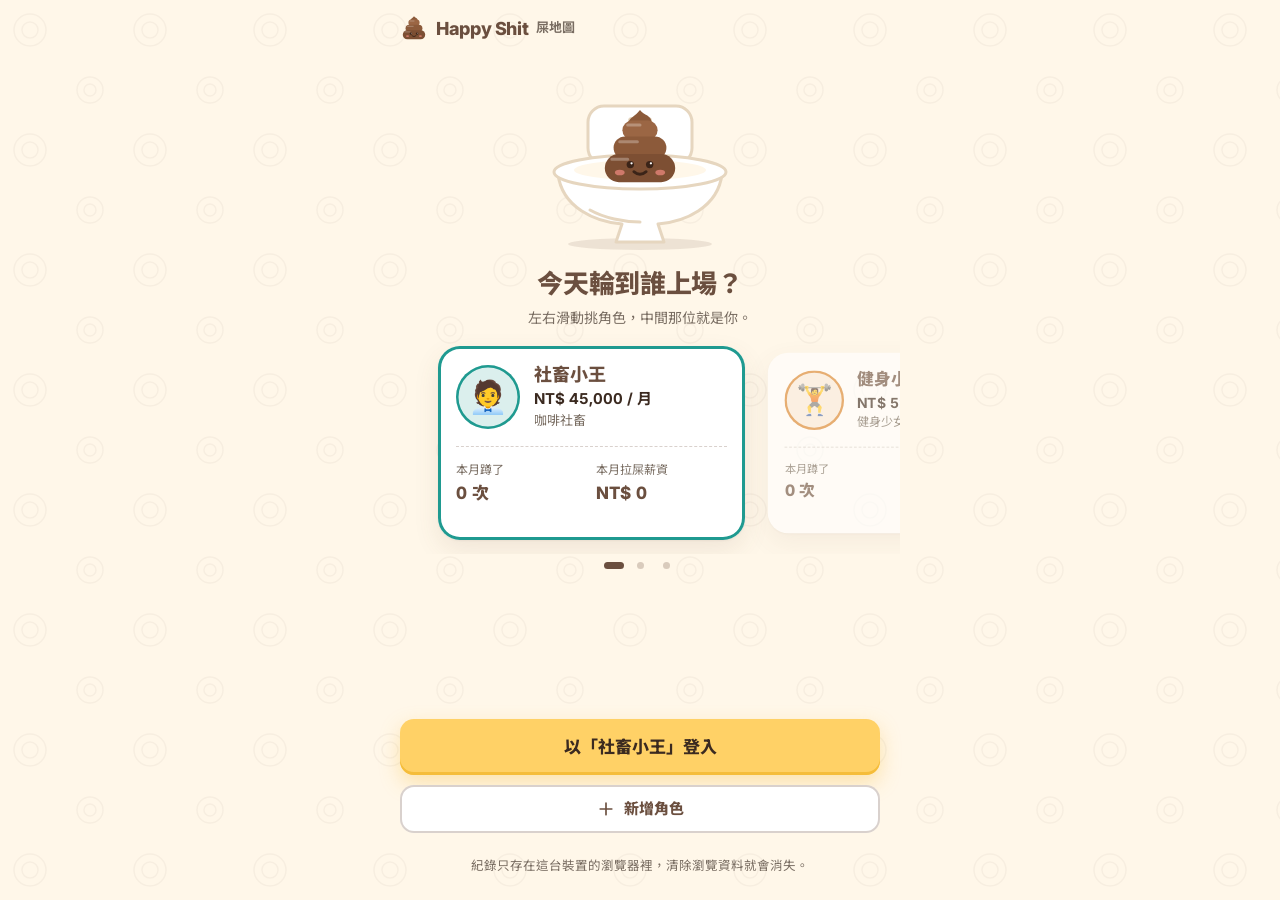
<file: index.html>
<!doctype html>
<html lang="zh-Hant">
<head>
  <meta charset="utf-8" />
  <meta name="viewport" content="width=device-width, initial-scale=1, viewport-fit=cover" />
  <meta name="theme-color" content="#FFF7E9" />
  <meta name="description" content="屎地圖 Happy Shit：記錄每一次上廁所，把蹲馬桶的時間換算成薪水。" />
  <meta name="apple-mobile-web-app-capable" content="yes" />
  <meta name="apple-mobile-web-app-title" content="屎地圖" />
  <title>Happy Shit 屎地圖</title>
  <link rel="manifest" href="manifest.webmanifest" />
  <link rel="icon" href="assets/icon.svg" type="image/svg+xml" />
  <link rel="apple-touch-icon" href="assets/icon.svg" />
  <link rel="preconnect" href="https://fonts.googleapis.com" />
  <link rel="preconnect" href="https://fonts.gstatic.com" crossorigin />
  <link rel="stylesheet" href="https://fonts.googleapis.com/css2?family=Inter:wght@400;600;700;800&family=Noto+Sans+TC:wght@400;500;700;900&display=swap" />
  <link rel="stylesheet" href="assets/hs-base.css" />
  <style>
    body {
      min-height: 100dvh;
      /* faint ripple texture, like the surface of a just-flushed bowl */
      background-color: var(--cream);
      background-image: url("data:image/svg+xml,%3Csvg xmlns='http://www.w3.org/2000/svg' width='120' height='120' fill='none' stroke='%236B4F3F' stroke-opacity='.05' stroke-width='1.5'%3E%3Ccircle cx='30' cy='30' r='8'/%3E%3Ccircle cx='30' cy='30' r='16'/%3E%3Ccircle cx='90' cy='90' r='6'/%3E%3Ccircle cx='90' cy='90' r='13'/%3E%3C/svg%3E");
    }

    .app {
      max-width: 520px;
      margin: 0 auto;
      padding: calc(14px + var(--safe-t)) 20px calc(24px + var(--safe-b));
      display: flex;
      flex-direction: column;
      min-height: 100dvh;
    }

    .top { display: flex; align-items: center; justify-content: space-between; }
    .wordmark { display: flex; align-items: center; gap: 8px; font-weight: 800; font-size: 18px; letter-spacing: -0.02em; color: var(--brown); }
    .wordmark .mascot { width: 28px; height: 28px; }
    .wordmark small { font-weight: 700; font-size: 13px; color: var(--muted); letter-spacing: 0; }

    /* ---------- Stage: poop drops onto the toilet ---------- */
    .stage {
      position: relative;
      height: 200px;
      margin: 8px auto 0;
      width: 220px;
    }
    .toilet {
      position: absolute;
      left: 0; bottom: 0;
      width: 220px; height: 150px;
      cursor: pointer;
      border: 0; padding: 0; background: none;
    }
    .toilet svg { width: 100%; height: 100%; display: block; }
    .poop {
      position: absolute;
      left: 50%;
      top: 53px;
      width: 88px; height: 88px;
      margin-left: -44px;
      padding: 0; border: 0; background: none;
      transform-origin: 50% 90%;
      cursor: pointer;
    }
    .poop .mascot { width: 100%; height: 100%; }
    .poop.is-dropping { animation: drop 1.05s cubic-bezier(0.5, 0, 0.6, 1) both; }
    .poop.is-dropping .m-eyes,
    .poop.is-dropping .mascot > path:last-child { animation: face-in 0.35s 1s both; }
    .poop.is-hopping { animation: hop 0.5s var(--ease-out); }
    .poop.is-wiggling { animation: wiggle 0.5s ease; }

    @keyframes drop {
      0% { transform: translateY(-190px) scale(0.92, 1.08); }
      62% { transform: translateY(0) scale(0.92, 1.08); }
      72% { transform: translateY(0) scale(1.18, 0.78); }
      84% { transform: translateY(-14px) scale(0.96, 1.05); }
      100% { transform: translateY(0) scale(1); }
    }
    @keyframes face-in { from { opacity: 0; transform: translateY(4px); } }
    @keyframes hop {
      0% { transform: scale(1.12, 0.84); }
      40% { transform: translateY(-34px) scale(0.94, 1.08); }
      75% { transform: translateY(0) scale(1.1, 0.9); }
      100% { transform: none; }
    }
    @keyframes wiggle {
      20% { transform: rotate(-9deg); }
      45% { transform: rotate(8deg); }
      70% { transform: rotate(-4deg); }
      100% { transform: none; }
    }

    .splash { position: absolute; left: 50%; top: 128px; pointer-events: none; }
    .splash i {
      position: absolute;
      width: 9px; height: 9px;
      border-radius: 50%;
      background: var(--mint);
      opacity: 0;
    }
    .splash.go i { animation: splash 0.6s ease-out both; }
    .splash i:nth-child(1) { --dx: -62px; --dy: -26px; }
    .splash i:nth-child(2) { --dx: -36px; --dy: -46px; background: var(--yellow); }
    .splash i:nth-child(3) { --dx: 40px; --dy: -44px; }
    .splash i:nth-child(4) { --dx: 64px; --dy: -22px; background: var(--yellow); }
    @keyframes splash {
      0% { opacity: 1; transform: translate(-50%, 0) scale(0.6); }
      100% { opacity: 0; transform: translate(calc(-50% + var(--dx)), var(--dy)) scale(1); }
    }

    .bubble {
      position: absolute;
      left: 50%;
      top: 4px;
      transform: translateX(-50%);
      padding: 6px 12px;
      border-radius: 14px;
      background: var(--surface);
      box-shadow: var(--shadow);
      font-size: 13px;
      font-weight: 800;
      color: var(--brown);
      white-space: nowrap;
      animation: pop-in 0.22s var(--ease-out);
    }
    .bubble::after {
      content: "";
      position: absolute; left: 50%; bottom: -6px;
      width: 12px; height: 12px; margin-left: -6px;
      background: var(--surface);
      transform: rotate(45deg);
      border-radius: 2px;
    }

    /* ---------- Picker ---------- */
    .picker { margin-top: 18px; }
    .picker.is-waiting { opacity: 0; transform: translateY(10px); }
    .picker { transition: opacity 0.4s ease, transform 0.4s var(--ease-out); }

    .greet { font-size: 26px; letter-spacing: -0.01em; text-align: center; }
    .lead { text-align: center; color: var(--muted); margin-top: 6px; font-size: 14px; }

    .carousel {
      display: flex;
      gap: 12px;
      overflow-x: auto;
      scroll-snap-type: x mandatory;
      scrollbar-width: none;
      padding: 18px 12% 14px;
      margin: 0 -20px;
      outline: none;
    }
    .carousel::-webkit-scrollbar { display: none; }

    .role-card {
      flex: 0 0 76%;
      scroll-snap-align: center;
      padding: 18px;
      border-radius: var(--r-card);
      background: var(--surface);
      box-shadow: var(--shadow);
      transform: scale(0.93);
      opacity: 0.62;
      transition: transform 0.25s var(--ease-out), opacity 0.25s ease, box-shadow 0.25s ease;
      cursor: pointer;
      user-select: none;
      text-align: left;
      border: 0;
      color: inherit;
    }
    .role-card.is-active {
      transform: none;
      opacity: 1;
      box-shadow: inset 0 0 0 3px var(--role), var(--shadow);
    }
    .role-head { display: flex; align-items: center; gap: 14px; }
    .role-name { font-size: 18px; font-weight: 800; color: var(--brown); line-height: 1.25; overflow-wrap: anywhere; }
    .role-salary { font-weight: 700; color: var(--ink); margin-top: 2px; }
    .role-note { font-size: 13px; color: var(--muted); }
    .role-stats {
      display: grid;
      grid-template-columns: 1fr 1fr;
      gap: 10px;
      margin-top: 16px;
      padding-top: 14px;
      border-top: 1.5px dashed var(--line-strong);
    }
    .role-stats dt { font-size: 12px; color: var(--muted); }
    .role-stats dd { margin: 2px 0 0; font-weight: 800; font-size: 17px; color: var(--brown); }

    .dots { display: flex; justify-content: center; gap: 2px; }
    .dots button {
      width: 24px; height: 24px;
      border: 0; padding: 0;
      background: none;
      display: grid; place-items: center;
    }
    .dots button::after {
      content: "";
      width: 7px; height: 7px;
      border-radius: 99px;
      background: var(--line-strong);
      transition: width 0.2s ease, background-color 0.2s ease;
    }
    .dots button[aria-current="true"]::after { width: 20px; background: var(--brown); }

    .cta { display: grid; gap: 10px; margin-top: auto; padding-top: 18px; }
    .cta .btn-primary { min-height: 56px; font-size: 17px; }
    .foot { text-align: center; font-size: 12.5px; color: var(--muted); margin-top: 14px; }
  </style>
</head>
<body>
  <div class="app">
    <header class="top">
      <div class="wordmark" aria-label="Happy Shit 屎地圖">
        <span id="markMascot"></span>Happy Shit <small>屎地圖</small>
      </div>
    </header>

    <div class="stage" aria-hidden="true">
      <button class="toilet" id="toilet" tabindex="-1" aria-label="馬桶">
        <svg viewBox="0 0 220 150">
          <ellipse cx="110" cy="144" rx="72" ry="6" fill="#6B4F3F" fill-opacity=".12" />
          <rect x="58" y="6" width="104" height="58" rx="16" fill="#fff" stroke="#E6D6BF" stroke-width="3" />
          <rect x="98" y="17" width="24" height="8" rx="4" fill="#E6D6BF" />
          <path d="M28 74c4 34 38 48 64 50l-6 18h48l-6-18c26-2 60-16 64-50z" fill="#fff" stroke="#E6D6BF" stroke-width="3" stroke-linejoin="round" />
          <path d="M60 110c14 8 34 12 50 12" stroke="#E6D6BF" stroke-width="3" fill="none" stroke-linecap="round" />
          <ellipse cx="110" cy="72" rx="86" ry="17" fill="#fff" stroke="#E6D6BF" stroke-width="3" />
          <ellipse cx="110" cy="70" rx="66" ry="10" fill="#FFF7E9" />
        </svg>
      </button>
      <div class="splash" id="splash"><i></i><i></i><i></i><i></i></div>
      <button class="poop is-dropping" id="poop" tabindex="-1" aria-label="便便"></button>
    </div>

    <main class="picker is-waiting" id="picker">
      <h1 class="greet">今天輪到誰上場？</h1>
      <p class="lead">左右滑動挑角色，中間那位就是你。</p>

      <div class="carousel" id="carousel" tabindex="0" role="listbox" aria-label="角色列表"></div>
      <div class="dots" id="dots" aria-label="切換角色"></div>
    </main>

    <div class="cta">
      <button class="btn btn-primary btn-block" id="btnLogin">以此角色登入</button>
      <button class="btn btn-secondary btn-block" id="btnNew"></button>
      <p class="foot">紀錄只存在這台裝置的瀏覽器裡，清除瀏覽資料就會消失。</p>
    </div>
  </div>

  <script src="assets/hs-core.js"></script>
  <script>
    const { $, $$, escapeHtml } = HS;

    const elCarousel = $('#carousel');
    const elDots = $('#dots');
    const elLogin = $('#btnLogin');
    const elPoop = $('#poop');

    let roles = [];
    let active = 0;

    // ---------- stage ----------
    $('#markMascot').innerHTML = HS.mascot();
    elPoop.innerHTML = HS.mascot({ mood: 'happy' });

    elPoop.addEventListener('animationend', (e) => {
      if (e.animationName === 'drop') {
        elPoop.classList.remove('is-dropping');
        $('#splash').classList.add('go');
      }
      if (e.animationName === 'hop') elPoop.classList.remove('is-hopping');
      if (e.animationName === 'wiggle') elPoop.classList.remove('is-wiggling');
    });

    function replay(cls) {
      if (elPoop.classList.contains('is-dropping')) return;
      elPoop.classList.remove('is-hopping', 'is-wiggling');
      void elPoop.offsetWidth;
      elPoop.classList.add(cls);
      HS.haptic();
    }

    const LINES = ['噗！', '別戳我啦', '今天也要順暢喔', '我是有質感的便便', '沖水前記得紀錄'];
    let bubbleTimer = null;
    function say() {
      $('.stage .bubble')?.remove();
      const b = document.createElement('div');
      b.className = 'bubble';
      b.textContent = LINES[Math.floor(Math.random() * LINES.length)];
      $('.stage').appendChild(b);
      clearTimeout(bubbleTimer);
      bubbleTimer = setTimeout(() => b.remove(), 1500);
    }

    $('#toilet').addEventListener('click', () => replay('is-hopping'));
    elPoop.addEventListener('click', () => { replay('is-wiggling'); say(); });

    // ---------- carousel ----------
    function monthStats(roleId, all) {
      const start = HS.startOfMonth(Date.now());
      const recs = HS.recordsOf(roleId, all).filter(r => r.timestamp >= start);
      return {
        count: recs.length,
        money: HS.sum(recs.filter(r => r.type === 'poop').map(r => Number(r.poopValueMoney) || 0))
      };
    }

    function render() {
      roles = HS.getCharacters();
      const all = HS.getRecords();
      const lastId = HS.getLastRoleId();
      active = Math.max(0, roles.findIndex(r => r.id === lastId));

      elCarousel.innerHTML = roles.map((r, i) => {
        const s = monthStats(r.id, all);
        return `
          <div class="role-card" role="option" data-i="${i}" style="--role:${r.color}" aria-selected="false">
            <div class="role-head">
              <div class="avatar avatar-lg" style="--role:${r.color}">${r.avatar || '🧑'}</div>
              <div style="min-width:0">
                <div class="role-name">${escapeHtml(r.id)}</div>
                <div class="role-salary num">${HS.money(r.currency, r.monthlySalary)} / 月</div>
                ${r.note ? `<div class="role-note">${escapeHtml(r.note)}</div>` : ''}
              </div>
            </div>
            <dl class="role-stats">
              <div><dt>本月蹲了</dt><dd class="num">${s.count} 次</dd></div>
              <div><dt>本月拉屎薪資</dt><dd class="num">${HS.money(r.currency, s.money)}</dd></div>
            </dl>
          </div>`;
      }).join('');

      elDots.innerHTML = roles.map((r, i) =>
        `<button type="button" data-i="${i}" aria-label="${escapeHtml(r.id)}"></button>`).join('');

      requestAnimationFrame(() => scrollToIndex(active, false));
      setActive(active);
    }

    function setActive(i) {
      active = HS.clamp(i, 0, roles.length - 1);
      $$('.role-card', elCarousel).forEach((c, idx) => {
        c.classList.toggle('is-active', idx === active);
        c.setAttribute('aria-selected', String(idx === active));
      });
      $$('button', elDots).forEach((d, idx) => d.setAttribute('aria-current', String(idx === active)));
      const role = roles[active];
      elLogin.textContent = role ? `以「${role.id}」登入` : '以此角色登入';
      elLogin.disabled = !role;
    }

    function scrollToIndex(i, smooth = true) {
      const card = elCarousel.children[i];
      if (!card) return;
      const left = card.offsetLeft - (elCarousel.clientWidth - card.offsetWidth) / 2;
      elCarousel.scrollTo({ left, behavior: smooth ? 'smooth' : 'auto' });
    }

    let scrollRaf = 0;
    elCarousel.addEventListener('scroll', () => {
      cancelAnimationFrame(scrollRaf);
      scrollRaf = requestAnimationFrame(() => {
        const mid = elCarousel.scrollLeft + elCarousel.clientWidth / 2;
        let best = 0, bestD = Infinity;
        [...elCarousel.children].forEach((c, i) => {
          const d = Math.abs(c.offsetLeft + c.offsetWidth / 2 - mid);
          if (d < bestD) { bestD = d; best = i; }
        });
        if (best !== active) { setActive(best); HS.haptic(6); }
      });
    }, { passive: true });

    elCarousel.addEventListener('click', (e) => {
      const card = e.target.closest('.role-card');
      if (!card) return;
      const i = Number(card.dataset.i);
      if (i === active) login(); else { setActive(i); scrollToIndex(i); }
    });

    elCarousel.addEventListener('keydown', (e) => {
      if (e.key === 'ArrowRight') { e.preventDefault(); setActive(active + 1); scrollToIndex(active); }
      if (e.key === 'ArrowLeft') { e.preventDefault(); setActive(active - 1); scrollToIndex(active); }
      if (e.key === 'Enter') login();
    });

    elDots.addEventListener('click', (e) => {
      const b = e.target.closest('button');
      if (!b) return;
      setActive(Number(b.dataset.i));
      scrollToIndex(active);
    });

    window.addEventListener('resize', () => scrollToIndex(active, false));

    function login() {
      const role = roles[active];
      if (!role) return;
      HS.setLastRoleId(role.id);
      location.href = `HappyShit.html?role=${encodeURIComponent(role.id)}`;
    }

    // ---------- init ----------
    HS.ensureSeed();
    render();

    $('#btnNew').innerHTML = `${HS.icon('plus')}新增角色`;
    $('#btnNew').addEventListener('click', () => HS.openRoleEditor({
      onDone(role) {
        HS.setLastRoleId(role.id);
        render();
        HS.toast(`「${role.id}」加入戰局`);
      }
    }));
    elLogin.addEventListener('click', login);

    // Reveal the picker once the poop has landed (one orchestrated entrance).
    const reduce = matchMedia('(prefers-reduced-motion: reduce)').matches;
    setTimeout(() => $('#picker').classList.remove('is-waiting'), reduce ? 0 : 900);

    HS.registerSW();
  </script>
</body>
</html>
</file>
<file: assets/hs-base.css>
/* Happy Shit — shared design tokens & components */

:root {
  color-scheme: light;

  --ink: #3B2A20;
  --brown: #6B4F3F;
  --brown-soft: #9A7B66;
  --cream: #FFF7E9;
  --cream-deep: #F6EAD3;
  --surface: #FFFFFF;
  --yellow: #FFD166;
  --yellow-deep: #F5BD3A;
  --mint: #4ECDC4;
  --mint-ink: #1C756E;
  --muted: #786C61;
  --line: rgba(107, 79, 63, 0.14);
  --line-strong: rgba(107, 79, 63, 0.26);
  --danger: #B3362B;

  /* chart series (validated: CVD-safe, >= 3:1 on white) */
  --pee: #1F9A90;
  --poop: #9A5A32;

  --shadow-sm: 0 1px 2px rgba(59, 42, 32, 0.06);
  --shadow: 0 1px 2px rgba(59, 42, 32, 0.05), 0 10px 26px rgba(107, 79, 63, 0.10);
  --shadow-lg: 0 18px 50px rgba(59, 42, 32, 0.22);

  --r-sheet: 28px;
  --r-card: 22px;
  --r-ctl: 14px;

  --font: "Inter", "Noto Sans TC", "PingFang TC", "Microsoft JhengHei", system-ui, sans-serif;
  --ease-out: cubic-bezier(0.2, 0.9, 0.25, 1);

  --safe-b: env(safe-area-inset-bottom, 0px);
  --safe-t: env(safe-area-inset-top, 0px);
}

*, *::before, *::after { box-sizing: border-box; }

html { -webkit-text-size-adjust: 100%; }

body {
  margin: 0;
  font-family: var(--font);
  font-size: 15px;
  line-height: 1.5;
  color: var(--ink);
  background: var(--cream);
  -webkit-tap-highlight-color: transparent;
  -webkit-font-smoothing: antialiased;
}

h1, h2, h3, p { margin: 0; }
h1, h2, h3 { line-height: 1.25; color: var(--brown); font-weight: 800; }

button, input, select, textarea { font: inherit; color: inherit; }
button { cursor: pointer; }
[hidden] { display: none !important; }

:focus-visible {
  outline: 3px solid var(--brown);
  outline-offset: 2px;
  border-radius: 10px;
}

.num { font-feature-settings: "tnum" 1; }
.muted { color: var(--muted); }
.small { font-size: 13px; }
.sr-only {
  position: absolute; width: 1px; height: 1px; padding: 0; margin: -1px;
  overflow: hidden; clip: rect(0 0 0 0); white-space: nowrap; border: 0;
}

/* ---------- Buttons ---------- */
.btn {
  display: inline-flex;
  align-items: center;
  justify-content: center;
  gap: 8px;
  min-height: 48px;
  padding: 12px 18px;
  border: 0;
  border-radius: var(--r-ctl);
  font-weight: 800;
  font-size: 15px;
  line-height: 1.2;
  transition: transform 0.12s ease, background-color 0.15s ease, box-shadow 0.15s ease, opacity 0.15s ease;
  user-select: none;
}
.btn:active:not(:disabled) { transform: scale(0.97); }
.btn:disabled { opacity: 0.45; cursor: not-allowed; }
.btn svg { width: 20px; height: 20px; flex: none; }

.btn-primary {
  background: var(--yellow);
  color: var(--ink);
  box-shadow: inset 0 -3px 0 var(--yellow-deep), 0 8px 20px rgba(245, 189, 58, 0.35);
}
.btn-secondary {
  background: var(--surface);
  color: var(--brown);
  box-shadow: inset 0 0 0 2px var(--line-strong);
}
.btn-ghost { background: transparent; color: var(--brown); }
.btn-ghost:hover { background: rgba(107, 79, 63, 0.07); }
.btn-danger {
  background: rgba(179, 54, 43, 0.08);
  color: var(--danger);
  box-shadow: inset 0 0 0 2px rgba(179, 54, 43, 0.22);
}
.btn-block { width: 100%; }
.btn-sm { min-height: 40px; padding: 8px 14px; font-size: 14px; border-radius: 12px; }

.icon-btn {
  display: inline-grid;
  place-items: center;
  width: 44px;
  height: 44px;
  border: 0;
  border-radius: 14px;
  background: rgba(107, 79, 63, 0.08);
  color: var(--brown);
  flex: none;
}
.icon-btn svg { width: 22px; height: 22px; }
.icon-btn:active { transform: scale(0.94); }

.svg-ico { fill: none; stroke: currentColor; stroke-width: 2; stroke-linecap: round; stroke-linejoin: round; }

/* ---------- Forms ---------- */
.field { display: grid; gap: 6px; margin-top: 16px; }
.field > label, .field-label { font-size: 13px; font-weight: 700; color: var(--brown); }
.field .hint { font-size: 12.5px; color: var(--muted); }
.field .error { font-size: 13px; color: var(--danger); font-weight: 600; }

.input {
  width: 100%;
  min-height: 48px;
  padding: 12px 14px;
  border-radius: var(--r-ctl);
  border: 2px solid var(--line);
  background: var(--surface);
  font-size: 16px; /* >= 16px prevents iOS zoom */
  outline: none;
  transition: border-color 0.15s ease, box-shadow 0.15s ease;
}
.input:focus { border-color: var(--brown-soft); box-shadow: 0 0 0 4px rgba(255, 209, 102, 0.45); }
.input[aria-invalid="true"] { border-color: var(--danger); }
textarea.input { min-height: 84px; resize: vertical; }

.input-group { display: grid; grid-template-columns: 1fr 108px; gap: 10px; }

/* ---------- Chips & segmented ---------- */
.chips { display: flex; flex-wrap: wrap; gap: 8px; }
.chip {
  display: inline-flex;
  align-items: center;
  gap: 6px;
  min-height: 40px;
  padding: 8px 14px;
  border: 0;
  border-radius: 999px;
  background: var(--surface);
  box-shadow: inset 0 0 0 1.5px var(--line-strong);
  color: var(--brown);
  font-weight: 700;
  font-size: 14px;
}
.chip[aria-pressed="true"], .chip.is-on {
  background: var(--brown);
  color: #fff;
  box-shadow: none;
}

.seg {
  display: grid;
  grid-auto-flow: column;
  grid-auto-columns: 1fr;
  padding: 4px;
  gap: 4px;
  border-radius: 16px;
  background: var(--cream-deep);
}
.seg button {
  min-height: 40px;
  border: 0;
  border-radius: 12px;
  background: transparent;
  color: var(--brown);
  font-weight: 700;
  font-size: 14px;
}
.seg button[aria-pressed="true"] {
  background: var(--surface);
  box-shadow: var(--shadow-sm), 0 2px 8px rgba(107, 79, 63, 0.12);
  font-weight: 800;
}

/* ---------- Surfaces ---------- */
.card {
  background: var(--surface);
  border-radius: var(--r-card);
  box-shadow: var(--shadow);
  padding: 18px;
}

/* ---------- Avatars ---------- */
.avatar {
  --role: var(--mint);
  display: grid;
  place-items: center;
  width: 44px;
  height: 44px;
  border-radius: 50%;
  background: color-mix(in srgb, var(--role) 16%, #fff);
  box-shadow: inset 0 0 0 2.5px var(--role);
  font-size: 22px;
  line-height: 1;
  flex: none;
  user-select: none;
}
.avatar-lg { width: 64px; height: 64px; font-size: 32px; }
.avatar-xl { width: 84px; height: 84px; font-size: 42px; box-shadow: inset 0 0 0 3px var(--role); }

/* ---------- Sheets & dialogs (<dialog>) ---------- */
dialog { color: var(--ink); }
dialog::backdrop { background: rgba(59, 42, 32, 0.42); backdrop-filter: blur(2px); }

dialog.sheet {
  width: 100%;
  max-width: 520px;
  max-height: 90dvh;
  margin: auto auto 0;
  padding: 0;
  border: 0;
  border-radius: var(--r-sheet) var(--r-sheet) 0 0;
  background: var(--cream);
  box-shadow: var(--shadow-lg);
  overflow: auto;
  overscroll-behavior: contain;
}
dialog.sheet[open] { animation: sheet-up 0.34s var(--ease-out); }
dialog.sheet.is-closing { animation: sheet-down 0.2s ease-in forwards; }
dialog.sheet[open]::backdrop { animation: fade-in 0.25s ease; }

.sheet-body { padding: 10px 20px calc(20px + var(--safe-b)); }
.sheet-grabber { width: 40px; height: 5px; border-radius: 99px; background: var(--line-strong); margin: 0 auto 10px; }
.sheet-head { display: flex; align-items: center; justify-content: space-between; gap: 12px; margin-bottom: 6px; }
.sheet-head h2 { font-size: 20px; }
.sheet-foot { display: grid; grid-template-columns: 1fr 1.6fr; gap: 10px; margin-top: 22px; }
.sheet-foot.single { grid-template-columns: 1fr; }

dialog.alert {
  width: calc(100% - 40px);
  max-width: 380px;
  padding: 0;
  border: 0;
  border-radius: 24px;
  background: var(--surface);
  box-shadow: var(--shadow-lg);
}
dialog.alert[open] { animation: pop-in 0.26s var(--ease-out); }
.alert-body { padding: 22px 20px 18px; text-align: center; }
.alert-body .mascot { width: 64px; height: 64px; margin: 0 auto 10px; }
.alert-body h2 { font-size: 18px; }
.alert-body p { margin-top: 8px; color: var(--muted); white-space: pre-line; }
.alert-actions { display: grid; grid-auto-flow: column; grid-auto-columns: 1fr; gap: 10px; margin-top: 18px; }

@keyframes sheet-up { from { transform: translateY(100%); } to { transform: translateY(0); } }
@keyframes sheet-down { to { transform: translateY(100%); } }
@keyframes fade-in { from { opacity: 0; } }
@keyframes pop-in { from { opacity: 0; transform: scale(0.92); } }

/* ---------- Stepper (role wizard) ---------- */
.stepper { display: grid; grid-template-columns: repeat(3, 1fr); gap: 8px; list-style: none; padding: 0; margin: 4px 0 14px; counter-reset: step; }
.stepper li {
  counter-increment: step;
  display: flex; align-items: center; gap: 6px;
  font-size: 13px; font-weight: 700; color: var(--muted);
  padding-top: 8px;
  border-top: 3px solid var(--line);
}
.stepper li::before {
  content: counter(step);
  display: grid; place-items: center;
  width: 20px; height: 20px; border-radius: 50%;
  background: var(--cream-deep); color: var(--muted);
  font-size: 12px;
}
.stepper li.is-done, .stepper li.is-on { color: var(--brown); border-top-color: var(--brown); }
.stepper li.is-on::before, .stepper li.is-done::before { background: var(--brown); color: #fff; }

.avatar-grid { display: grid; grid-template-columns: repeat(4, 1fr); gap: 10px; margin-top: 12px; }
.avatar-pick {
  aspect-ratio: 1;
  min-height: 56px;
  border: 0;
  border-radius: 18px;
  background: var(--surface);
  box-shadow: inset 0 0 0 2px var(--line);
  font-size: 30px;
  line-height: 1;
  transition: transform 0.15s var(--ease-out), box-shadow 0.15s ease;
}
.avatar-pick[aria-checked="true"] {
  box-shadow: inset 0 0 0 3px var(--brown), 0 8px 18px rgba(107, 79, 63, 0.18);
  transform: scale(1.04);
}

.role-preview {
  display: flex; align-items: center; gap: 14px;
  padding: 18px;
  border-radius: var(--r-card);
  background: var(--surface);
  box-shadow: var(--shadow);
}
.role-preview .name { font-size: 18px; font-weight: 800; color: var(--brown); }
.fun-line {
  margin-top: 14px;
  padding: 12px 14px;
  border-radius: 16px;
  background: rgba(255, 209, 102, 0.28);
  font-size: 14px;
  color: var(--ink);
}

/* ---------- Toast ---------- */
.toast-host {
  position: fixed;
  left: 0; right: 0;
  bottom: calc(96px + var(--safe-b));
  display: grid;
  justify-items: center;
  pointer-events: none;
  z-index: 1000;
  padding: 0 16px;
}
.toast {
  max-width: 420px;
  padding: 12px 18px;
  border-radius: 16px;
  background: var(--ink);
  color: #fff;
  font-weight: 700;
  font-size: 14px;
  box-shadow: var(--shadow-lg);
  animation: toast-in 0.3s var(--ease-out);
}
.toast.is-leaving { animation: toast-out 0.25s ease forwards; }
@keyframes toast-in { from { opacity: 0; transform: translateY(12px) scale(0.96); } }
@keyframes toast-out { to { opacity: 0; transform: translateY(8px); } }

/* ---------- Mascot ---------- */
.mascot { display: block; overflow: visible; }

@media (prefers-reduced-motion: reduce) {
  *, *::before, *::after {
    animation-duration: 0.01ms !important;
    animation-iteration-count: 1 !important;
    transition-duration: 0.01ms !important;
    scroll-behavior: auto !important;
  }
}
</file>
